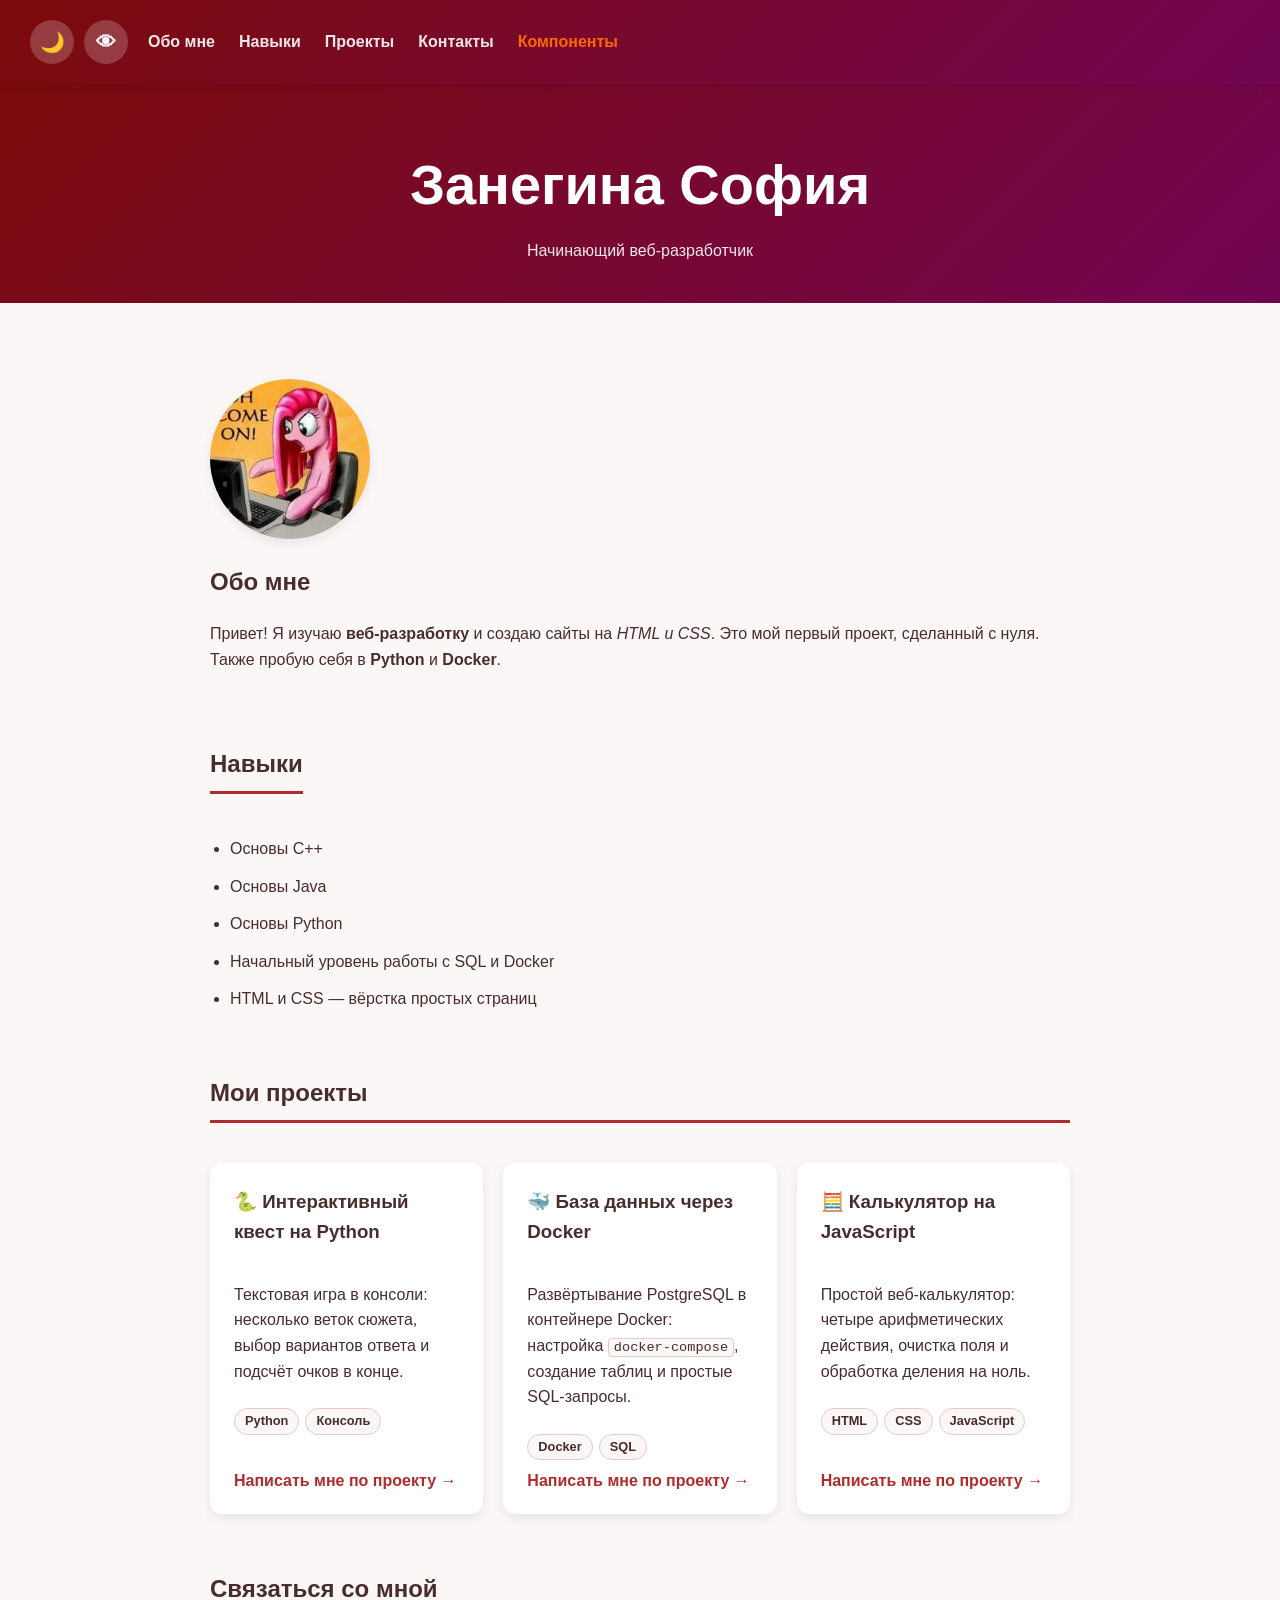
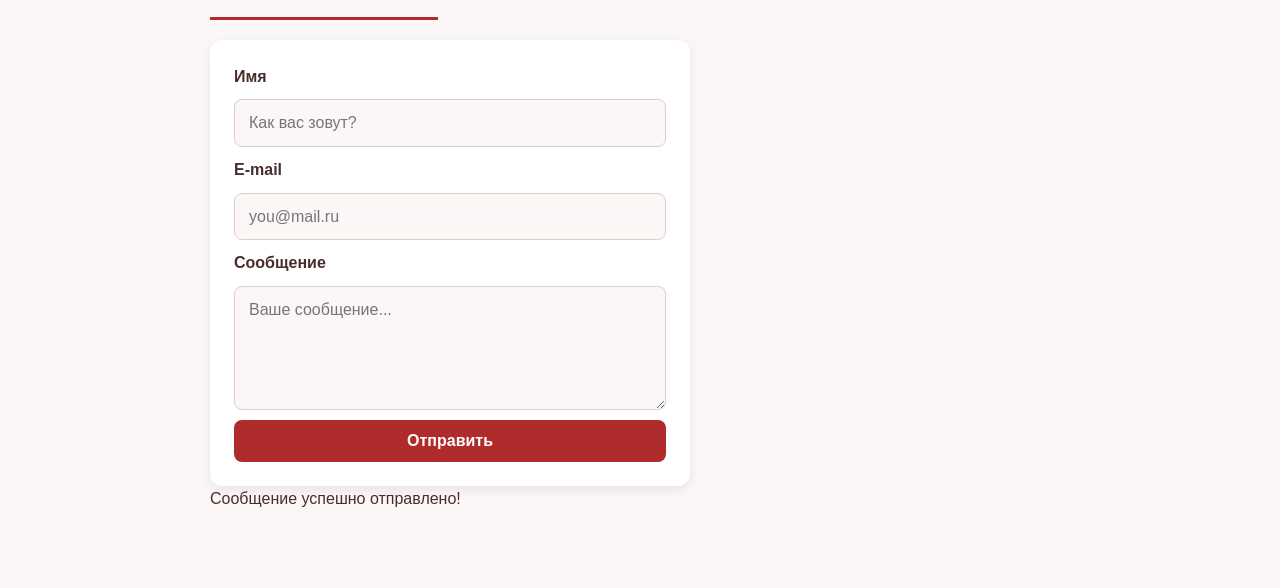
<file: index.html>
<!DOCTYPE html>
<html lang="ru">
<head>
  <meta charset="UTF-8">
  <meta name="viewport" content="width=device-width, initial-scale=1.0">
  <meta name="description" content="Портфолио начинающего веб-разработчика">
  <title>Занегина София — веб-разработчик</title>
  <link rel="stylesheet" href="css/style.css">
</head>
<body>

  <!-- Панель для слабовидящих -->
  <section id="a11y-panel" class="a11y-panel" aria-label="Настройки для слабовидящих" hidden>
    <h2>Версия для слабовидящих</h2>

    <div class="a11y-row">
      <span id="a11y-font-label">Размер шрифта:</span>
      <div role="group" aria-labelledby="a11y-font-label">
        <button type="button" data-a11y="font-down" aria-label="Уменьшить шрифт">A−</button>
        <button type="button" data-a11y="font-reset" aria-label="Сбросить размер шрифта">A</button>
        <button type="button" data-a11y="font-up" aria-label="Увеличить шрифт">A+</button>
      </div>
    </div>

    <div class="a11y-row">
      <button type="button" data-a11y="contrast" aria-pressed="false">◐ Чёрно-белый режим</button>
    </div>

    <div class="a11y-row">
      <button type="button" data-a11y="spacing" aria-pressed="false">↔ Увеличенные интервалы</button>
    </div>

    <div class="a11y-row">
      <button type="button" data-a11y="images" aria-pressed="false">🖼 Скрыть изображения</button>
    </div>

    <div class="a11y-row">
      <button type="button" data-a11y="sans" aria-pressed="false">🔤 Шрифт без засечек</button>
    </div>

    <div class="a11y-row">
      <button type="button" data-a11y="reset" aria-label="Сбросить все настройки">⟲ Сбросить настройки</button>
    </div>

    <button type="button" id="a11y-close" class="a11y-close" aria-label="Закрыть панель">✕</button>
  </section>

  <!-- Шапка сайта -->
  <header class="site-header">
    <button id="theme-toggle" title="Сменить тему" aria-label="Переключить темную тему">🌙</button>
    <button id="a11y-toggle" title="Версия для слабовидящих" aria-label="Включить версию для слабовидящих" aria-pressed="false">👁</button>
    
    <button class="menu-toggle" aria-expanded="false" aria-controls="site-nav" aria-label="Открыть меню">
      <span class="menu-toggle__icon"></span>
    </button>

    <nav id="site-nav" class="site-nav" aria-label="Основная навигация">
      <a href="#about">Обо мне</a>
      <a href="#skills">Навыки</a>
      <a href="#projects">Проекты</a>
      <a href="#contacts">Контакты</a>
      <a href="components.html" style="color: var(--color-accent, #ff6600);">Компоненты</a>
    </nav>
  </header>

  <div class="hero-content">
    <h1>Занегина София</h1>
    <p>Начинающий веб-разработчик</p>
  </div>

  <main>
    <!-- Обо мне -->
    <section id="about">
      <img src="avatar/888.jpg" alt="Фото Софии" width="160" height="160">
      <div>
        <h2>Обо мне</h2>
        <p>Привет! Я изучаю <strong>веб-разработку</strong> и создаю сайты на <em>HTML и CSS</em>. Это мой первый проект, сделанный с нуля. Также пробую себя в <strong>Python</strong> и <strong>Docker</strong>.</p>
      </div>
    </section>

    <!-- Навыки -->
    <section id="skills">
      <h2>Навыки</h2>
      <ul>
        <li>Основы C++</li>
        <li>Основы Java</li>
        <li>Основы Python</li>
        <li>Начальный уровень работы с SQL и Docker</li>
        <li>HTML и CSS — вёрстка простых страниц</li>
      </ul>
    </section>

    <!-- Проекты -->
    <section id="projects">
      <h2>Мои проекты</h2>

      <article>
        <h3>🐍 Интерактивный квест на Python</h3>
        <p>Текстовая игра в консоли: несколько веток сюжета, выбор вариантов ответа и подсчёт очков в конце.</p>
        <div class="tags">
          <span>Python</span>
          <span>Консоль</span>
        </div>
        <button class="btn" data-open-modal="#modal-contact">Написать мне по проекту →</button>
      </article>

      <article>
        <h3>🐳 База данных через Docker</h3>
        <p>Развёртывание PostgreSQL в контейнере Docker: настройка <code>docker-compose</code>, создание таблиц и простые SQL-запросы.</p>
        <div class="tags">
          <span>Docker</span>
          <span>SQL</span>
        </div>
        <button class="btn" data-open-modal="#modal-contact">Написать мне по проекту →</button>
      </article>

      <article>
        <h3>🧮 Калькулятор на JavaScript</h3>
        <p>Простой веб-калькулятор: четыре арифметических действия, очистка поля и обработка деления на ноль.</p>
        <div class="tags">
          <span>HTML</span>
          <span>CSS</span>
          <span>JavaScript</span>
        </div>
        <button class="btn" data-open-modal="#modal-contact">Написать мне по проекту →</button>
      </article>
    </section>

    <!-- Контакты -->
    <section id="contacts">
      <h2>Связаться со мной</h2>
      <div class="contacts-wrap">
        <form id="contact-form" action="#" method="POST">
          <label for="name">Имя</label>
          <input type="text" id="name" name="name" placeholder="Как вас зовут?" required>

          <label for="email">E-mail</label>
          <input type="email" id="email" name="email" placeholder="you@mail.ru" required>

          <label for="msg">Сообщение</label>
          <textarea id="msg" name="message" rows="4" placeholder="Ваше сообщение..." required></textarea>

          <button type="submit" class="btn">Отправить</button>
        </form>
        <div id="form-status">Сообщение успешно отправлено!</div>
      </div>
    </section>
  </main>

  <!-- Модальное окно «Написать мне» -->
  <div class="modal-overlay" id="modal-contact" role="dialog" aria-modal="true" aria-labelledby="modal-title-index" hidden>
    <div class="modal">
      <h2 id="modal-title-index">Написать мне</h2>
      <form class="modal__form modal-ajax-form">
        <label for="m-name">Ваше имя</label>
        <input type="text" id="m-name" name="name" required>

        <label for="m-email">Ваш E-mail</label>
        <input type="email" id="m-email" name="email" required>

        <label for="m-msg">Сообщение</label>
        <textarea id="m-msg" name="message" rows="3" required></textarea>

        <button type="submit" class="btn">Отправить</button>
      </form>
      <button class="modal__close" data-close-modal aria-label="Закрыть окно">✕</button>
    </div>
  </div>

  <script src="js/main.js"></script>
</body>
</html>
</file>
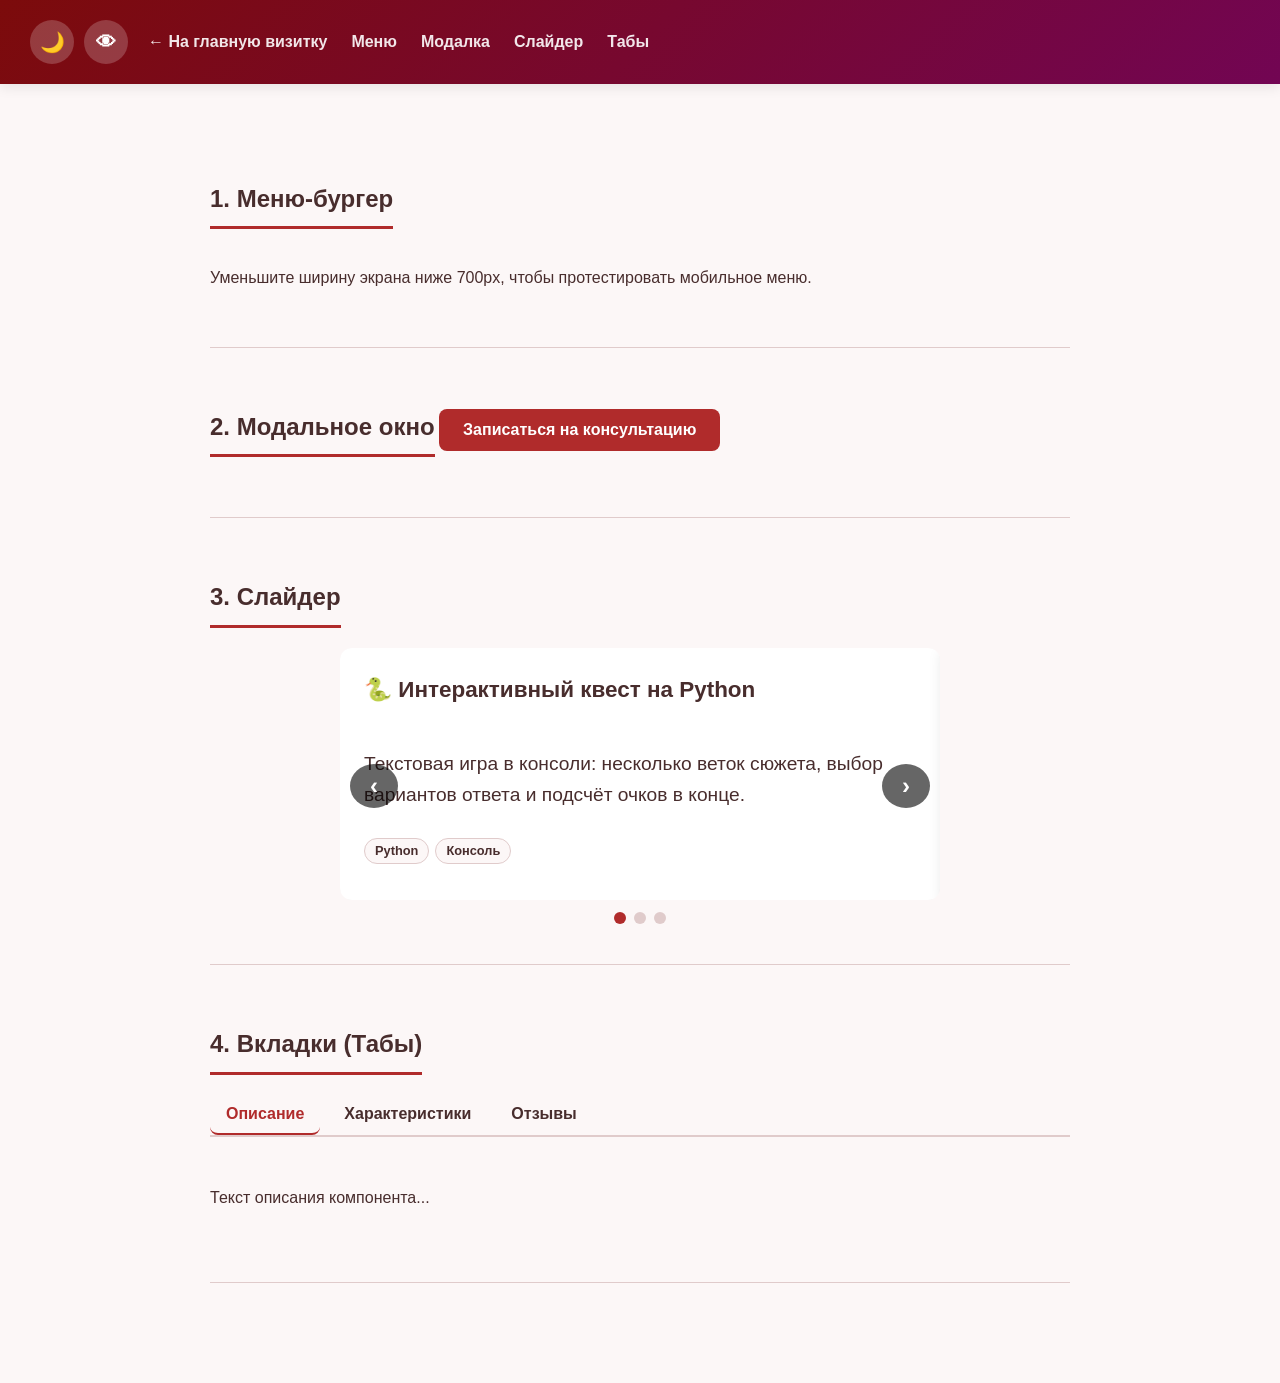
<file: components.html>
<!DOCTYPE html>
<html lang="ru">
<head>
  <meta charset="UTF-8">
  <meta name="viewport" content="width=device-width, initial-scale=1.0">
  <meta name="description" content="Компоненты интерфейса">
  <title>Компоненты интерфейса</title>
  <link rel="stylesheet" href="css/style.css">
  <style>
    main { padding: 40px 20px; max-width: 900px; margin: 0 auto; }
    section.component-block { margin-bottom: 60px; padding-bottom: 40px; border-bottom: 1px solid var(--color-border, #ccc); }
    h2.component-title { margin-bottom: 20px; font-size: 1.5rem; }
    .tabs { display: flex; flex-direction: column; gap: 16px; }
    .tabs__list { display: flex; gap: 8px; border-bottom: 2px solid var(--color-border, #ddd); }
    .tabs__tab { padding: 10px 16px; background: none; border: none; border-bottom: 2px solid transparent; cursor: pointer; font-weight: 600; color: var(--color-text, #333); }
    .tabs__tab.is-active { border-bottom-color: var(--color-main, #0066cc); color: var(--color-main, #0066cc); }
    .tabs__panel { padding: 16px 0; }
  </style>
</head>
<body>

  <header class="site-header">
    <button id="theme-toggle" title="Сменить тему" aria-label="Переключить темную тему">🌙</button>
    <button id="a11y-toggle" title="Версия для слабовидящих" aria-label="Включить версию для слабовидящих" aria-pressed="false">👁</button>
    
    <button class="menu-toggle" aria-expanded="false" aria-controls="site-nav" aria-label="Открыть меню">
      <span class="menu-toggle__icon"></span>
    </button>

    <nav id="site-nav" class="site-nav" aria-label="Основная навигация">
      <a href="index.html">← На главную визитку</a>
      <a href="#burger-section">Меню</a>
      <a href="#modal-section">Модалка</a>
      <a href="#slider-section">Слайдер</a>
      <a href="#tabs-section">Табы</a>
    </nav>
  </header>

  <main>
    <section id="burger-section" class="component-block">
      <h2 class="component-title">1. Меню-бургер</h2>
      <p>Уменьшите ширину экрана ниже 700px, чтобы протестировать мобильное меню.</p>
    </section>

    <section id="modal-section" class="component-block">
      <h2 class="component-title">2. Модальное окно</h2>
      <button class="btn" data-open-modal="#modal-contact">Записаться на консультацию</button>
    </section>

    <section id="slider-section" class="component-block">
      <h2 class="component-title">3. Слайдер</h2>
      <div class="slider" aria-label="Галерея проектов">
        <button class="slider__btn slider__btn--prev" aria-label="Предыдущий слайд">‹</button>
        <div class="slider__viewport">
          <div class="slider__track">
            
            <!-- Слайд 1 (Оформлен как проект) -->
            <div class="slider__slide">
              <article style="width: 100%; height: 100%; border: none; box-shadow: none; background: transparent;">
                <h3>🐍 Интерактивный квест на Python</h3>
                <p>Текстовая игра в консоли: несколько веток сюжета, выбор вариантов ответа и подсчёт очков в конце.</p>
                <div class="tags">
                  <span>Python</span>
                  <span>Консоль</span>
                </div>
              </article>
            </div>

            <!-- Слайд 2 (Оформлен как проект) -->
            <div class="slider__slide">
              <article style="width: 100%; height: 100%; border: none; box-shadow: none; background: transparent;">
                <h3>🐳 База данных через Docker</h3>
                <p>Развёртывание PostgreSQL в контейнере Docker: настройка <code>docker-compose</code>, создание таблиц и простые SQL-запросы.</p>
                <div class="tags">
                  <span>Docker</span>
                  <span>SQL</span>
                </div>
              </article>
            </div>

            <!-- Слайд 3 (Оформлен как проект) -->
            <div class="slider__slide">
              <article style="width: 100%; height: 100%; border: none; box-shadow: none; background: transparent;">
                <h3>🧮 Калькулятор на JavaScript</h3>
                <p>Простой веб-калькулятор: четыре арифметических действия, очистка поля и обработка деления на ноль.</p>
                <div class="tags">
                  <span>HTML</span>
                  <span>CSS</span>
                  <span>JavaScript</span>
                </div>
              </article>
            </div>

          </div>
        </div>
        <button class="slider__btn slider__btn--next" aria-label="Следующий слайд">›</button>
        <div class="slider__dots"></div>
      </div>
    </section>

    <section id="tabs-section" class="component-block">
      <h2 class="component-title">4. Вкладки (Табы)</h2>
      <div class="tabs">
        <div class="tabs__list" role="tablist" aria-label="Информация">
          <button class="tabs__tab is-active" role="tab" aria-selected="true" aria-controls="tab-1" id="tab-btn-1" data-tab="#tab-1">Описание</button>
          <button class="tabs__tab" role="tab" aria-selected="false" aria-controls="tab-2" id="tab-btn-2" data-tab="#tab-2" tabindex="-1">Характеристики</button>
          <button class="tabs__tab" role="tab" aria-selected="false" aria-controls="tab-3" id="tab-btn-3" data-tab="#tab-3" tabindex="-1">Отзывы</button>
        </div>
        <div class="tabs__panel" id="tab-1" role="tabpanel" aria-labelledby="tab-btn-1">
          <p>Текст описания компонента...</p>
        </div>
        <div class="tabs__panel" id="tab-2" role="tabpanel" aria-labelledby="tab-btn-2" hidden>
          <p>Список характеристик...</p>
        </div>
        <div class="tabs__panel" id="tab-3" role="tabpanel" aria-labelledby="tab-btn-3" hidden>
          <p>Отзывы пользователей...</p>
        </div>
      </div>
    </section>
  </main>

  <div class="modal-overlay" id="modal-contact" role="dialog" aria-modal="true" aria-labelledby="modal-title" hidden>
    <div class="modal">
      <h2 id="modal-title">Форма связи</h2>
      <form class="modal__form modal-ajax-form">
        <label for="m-name">Имя</label>
        <input type="text" id="m-name" required>
        <label for="m-phone">Телефон</label>
        <input type="tel" id="m-phone" required>
        <button type="submit" class="btn">Отправить</button>
      </form>
      <button class="modal__close" data-close-modal aria-label="Закрыть окно">✕</button>
    </div>
  </div>

  <script src="js/main.js"></script>
</body>
</html>
</file>
<file: css/style.css>
:root {  
 --color-main: #b02b2b;  
 --color-main-dark: #822c2c;  
 --color-accent: #ff6600;  
 --color-dark: #432727;  
 --color-text: #482d2d;  
 --color-bg: #fcf7f7;  
 --color-card: #ffffff;  
 --color-border: #e0cbcb;  
 --radius: 12px;  
 --shadow: 0 4px 12px rgba(0, 0, 0, 0.08);  
}  

html.dark {  
 --color-text: #f0e2e3;  
 --color-bg: #2c1a1a;  
 --color-card: #482d2d;  
 --color-border: #684a4a;  
 --color-dark: #170f0f;  
 --shadow: 0 4px 12px rgba(0, 0, 0, 0.4);  
}  

*, *::before, *::after { box-sizing: border-box; }  
html { scroll-behavior: smooth; }  

body {  
 margin: 0;  
 font-family: 'Segoe UI', Arial, sans-serif;  
 font-size: 16px;  
 line-height: 1.6;  
 color: var(--color-text);  
 background: var(--color-bg);  
}  

img { max-width: 100%; height: auto; display: block; }  

/* Шапка сайта */
header.site-header {  
 position: relative;  
 background: linear-gradient(135deg, #7c0b0b, #720553);  
 color: #fff;  
 padding: 20px;  
 display: flex;  
 justify-content: flex-end;
 align-items: center;
 min-height: 80px;
 box-shadow: var(--shadow);
}  

.hero-content {
 background: linear-gradient(135deg, #7c0b0b, #720553);
 color: #fff;
 padding: 40px 20px;
 text-align: center;
}

.hero-content h1 {  
 font-size: clamp(2rem, 5vw, 3.5rem);  
 margin: 16px 0 8px;  
}  

.hero-content p { margin: 0; opacity: 0.9; }  

.site-nav {  
 display: flex;  
 gap: 24px;  
 align-items: center;
 margin-right: auto;
 padding-left: 20px;
}  

.site-nav a {  
 color: rgba(255, 255, 255, 0.9);  
 text-decoration: none;  
 font-weight: 600;  
 transition: color 0.2s;  
}  

.site-nav a:hover { color: var(--color-accent); }  

.menu-toggle { display: none; }

@media (max-width: 700px) {
  header.site-header {
    justify-content: space-between;
  }

  .menu-toggle {
    display: block;
    background: none;
    border: none;
    cursor: pointer;
    padding: 8px;
    z-index: 10;
  }

  .menu-toggle__icon,
  .menu-toggle__icon::before,
  .menu-toggle__icon::after {
    content: "";
    display: block;
    width: 24px;
    height: 2px;
    background: #fff;
    margin: 5px 0;
    transition: transform 0.3s, opacity 0.3s;
  }

  .site-nav {
    position: fixed;
    top: 0;
    right: -100%;
    width: 70%;
    height: 100vh;
    background: var(--color-card);
    flex-direction: column;
    justify-content: center;
    padding: 40px 24px;
    box-shadow: var(--shadow);
    transition: right 0.3s ease;
    z-index: 9;
    margin-right: 0;
  }

  .site-nav a {
    color: var(--color-text);
  }

  .site-nav.is-open { right: 0; }

  .menu-toggle[aria-expanded="true"] .menu-toggle__icon { background: transparent; }
  .menu-toggle[aria-expanded="true"] .menu-toggle__icon::before { transform: translateY(7px) rotate(45deg); }
  .menu-toggle[aria-expanded="true"] .menu-toggle__icon::after { transform: translateY(-7px) rotate(-45deg); }
}

/* Кнопки переключения темы и доступности в шапке */
#theme-toggle {  
 width: 44px;  
 height: 44px;  
 padding: 0;  
 display: flex;  
 align-items: center;  
 justify-content: center;  
 line-height: 1;  
 background: rgba(255, 255, 255, 0.2);  
 border: none;  
 border-radius: 50%;  
 font-size: 20px;  
 cursor: pointer;  
 transition: background 0.2s;  
 margin-left: 10px;
}  
#theme-toggle:hover { background: rgba(255, 255, 255, 0.35); }  

#a11y-toggle {  
 width: 44px;  
 height: 44px;  
 padding: 0;  
 display: flex;  
 align-items: center;  
 justify-content: center;  
 line-height: 1;  
 background: rgba(255, 255, 255, 0.2);  
 border: none;  
 border-radius: 50%;  
 font-size: 20px;  
 cursor: pointer;  
 transition: background 0.2s;  
 margin-left: 10px;
}  
#a11y-toggle:hover { background: rgba(255, 255, 255, 0.35); }  

main {  
 max-width: 900px;  
 margin: 0 auto;  
 padding: 20px;  
}  

section { margin: 56px 0; }  

section h2 {  
 color: var(--color-text);  
 border-bottom: 3px solid var(--color-main);  
 padding-bottom: 8px;  
 display: inline-block;  
 margin-top: 0;  
}  

#about {  
 display: flex;  
 flex-wrap: wrap;  
 align-items: center;  
 gap: 24px;  
}  

#about img {  
 border-radius: 50%;  
 width: 160px;  
 height: 160px;  
 object-fit: cover;  
 box-shadow: var(--shadow);  
}  

#about h2 { display: block; border: none; padding: 0; }  

#skills ul { padding-left: 20px; }  
#skills li { padding: 6px 0; }  

#projects {  
 display: grid;  
 grid-template-columns: repeat(auto-fit, minmax(260px, 1fr));  
 gap: 20px;  
}  

#projects h2 { grid-column: 1 / -1; }  

article {  
 display: flex;  
 flex-direction: column;  
 background: var(--color-card);  
 border-radius: var(--radius);  
 box-shadow: var(--shadow);  
 padding: 24px;  
 transition: transform 0.2s, box-shadow 0.2s;  
}  

article:hover {  
 transform: translateY(-4px);  
 box-shadow: 0 8px 20px rgba(0, 0, 0, 0.12);  
}  

article h3 { margin-top: 0; }  

article a, article button.btn {  
 margin-top: auto;  
 color: var(--color-main);  
 font-weight: 600;  
 text-decoration: none;  
 background: none;
 border: none;
 padding: 0;
 text-align: left;
 cursor: pointer;
 font-size: 1rem;
}  

article a:hover, article button.btn:hover { text-decoration: underline; }  

.tags {  
 display: flex;  
 flex-wrap: wrap;  
 gap: 6px;  
 margin: 8px 0 12px;  
}  

.tags span {  
 background: var(--color-bg);  
 color: var(--color-text);  
 border: 1px solid var(--color-border);  
 border-radius: 999px;  
 padding: 2px 10px;  
 font-size: 0.8rem;  
 font-weight: 600;  
}  

article code {  
 background: var(--color-bg);  
 border: 1px solid var(--color-border);  
 border-radius: 4px;  
 padding: 1px 5px;  
 font-size: 0.85em;  
}  

form {  
 display: flex;  
 flex-direction: column;  
 gap: 10px;  
 background: var(--color-card);  
 padding: 24px;  
 border-radius: var(--radius);  
 box-shadow: var(--shadow);  
 max-width: 480px;  
}  

label { font-weight: 600; }  

input, textarea {  
 padding: 10px 14px;  
 border: 1px solid var(--color-border);  
 border-radius: 8px;  
 font: inherit;  
 background: var(--color-bg);  
 color: var(--color-text);  
}  

input:focus, textarea:focus {  
 outline: none;  
 border-color: var(--color-main);  
 box-shadow: 0 0 0 3px rgba(176, 43, 43, 0.25);  
}  

button {  
 background: var(--color-main);  
 color: #fff;  
 border: none;  
 padding: 12px 24px;  
 border-radius: 8px;  
 font-size: 1rem;  
 font-weight: 600;  
 cursor: pointer;  
 transition: background 0.2s;  
}  

button:hover { background: var(--color-main-dark); }  

/* Модальное окно */
.modal-overlay {
 position: fixed;
 inset: 0;
 background: rgba(0, 0, 0, 0.6);
 display: flex;
 justify-content: center;
 align-items: center;
 padding: 20px;
 z-index: 1000;
}

.modal-overlay[hidden] { display: none; }

.modal {
 position: relative;
 background: var(--color-card);
 border-radius: var(--radius);
 padding: 32px;
 max-width: 440px;
 width: 100%;
 box-shadow: 0 10px 40px rgba(0,0,0,0.3);
 animation: modal-in 0.25s ease;
}

@keyframes modal-in {
 from { opacity: 0; transform: translateY(16px) scale(0.97); }
 to   { opacity: 1; transform: none; }
}

.modal__close {
 position: absolute;
 top: 12px;
 right: 12px;
 background: none;
 border: none;
 font-size: 20px;
 cursor: pointer;
 color: var(--color-text);
 padding: 8px;
}

.modal__form {
 display: flex;
 flex-direction: column;
 gap: 10px;
 margin-top: 16px;
 width: 100%;
 max-width: none;
 box-shadow: none;
 padding: 0;
 background: transparent;
}

/* Слайдер */
.slider {
 position: relative;
 max-width: 600px;
 margin: 0 auto;
}

.slider__viewport {
 overflow: hidden;
 border-radius: var(--radius);
}

.slider__track {
 display: flex;
 transition: transform 0.4s ease;
}

.slider__slide {
 flex: 0 0 100%;
 min-height: 200px;
 display: flex;
 align-items: center;
 justify-content: center;
 background: var(--color-card);
 font-size: 1.2rem;
 box-shadow: var(--shadow);
}

.slider__btn {
 position: absolute;
 top: 50%;
 transform: translateY(-50%);
 z-index: 2;
 width: 44px;
 height: 44px;
 border-radius: 50%;
 border: none;
 background: rgba(0,0,0,0.6);
 color: #fff;
 font-size: 24px;
 cursor: pointer;
 display: flex;
 align-items: center;
 justify-content: center;
}
.slider__btn--prev { left: 10px; }
.slider__btn--next { right: 10px; }
.slider__btn:disabled { opacity: 0.3; cursor: default; }

.slider__dots {
 display: flex;
 justify-content: center;
 gap: 8px;
 margin-top: 12px;
}
.slider__dot {
 width: 12px;
 height: 12px;
 border-radius: 50%;
 border: none;
 background: var(--color-border);
 cursor: pointer;
 padding: 0;
}
.slider__dot.is-active { background: var(--color-main); }

footer {  
 background: var(--color-dark);  
 color: #a0aec0;  
 text-align: center;  
 padding: 24px;  
 margin-top: 60px;  
}  

/* Панель для слабовидящих */
.a11y-panel {  
 position: fixed;  
 top: 0;  
 left: 0;  
 right: 0;  
 z-index: 9999;  
 background: #111;  
 color: #fff;  
 padding: 20px 24px 28px;  
 box-shadow: 0 6px 24px rgba(0, 0, 0, 0.4);  
 font-size: 16px;  
}  
.a11y-panel[hidden] { display: none; }  
.a11y-panel h2 {  
 margin: 0 0 16px;  
 font-size: 1.2rem;  
 border-bottom: 2px solid #fff;  
 padding-bottom: 8px;  
 display: inline-block;  
}  
.a11y-row {  
 display: flex;  
 flex-wrap: wrap;  
 align-items: center;  
 gap: 10px;  
 margin: 10px 0;  
}  
.a11y-row button {  
 background: #222;  
 color: #fff;  
 border: 2px solid #fff;  
 border-radius: 8px;  
 padding: 8px 14px;  
 font-size: 1rem;  
 font-weight: 600;  
 cursor: pointer;  
}  
.a11y-row button:hover,  
.a11y-row button:focus-visible {  
 background: #fff;  
 color: #000;  
 outline: 3px solid #ffd400;  
 outline-offset: 2px;  
}  
.a11y-row button[aria-pressed="true"] {  
 background: #ffd400;  
 color: #000;  
 border-color: #ffd400;  
}  
.a11y-close {  
 position: absolute;  
 top: 12px;  
 right: 16px;  
 background: transparent;  
 border: 2px solid #fff;  
 color: #fff;  
 border-radius: 50%;  
 width: 36px;  
 height: 36px;  
 font-size: 18px;  
 cursor: pointer;  
 line-height: 1;  
 display: flex;
 align-items: center;
 justify-content: center;
}  
.a11y-close:hover { background: #fff; color: #000; }  

html.a11y-contrast {  
 filter: grayscale(100%) contrast(150%);  
}  
html.a11y-contrast body {  
 background: #000 !important;  
 color: #fff !important;  
}  
html.a11y-contrast a,  
html.a11y-contrast a:visited { color: #ffd400 !important; }  
html.a11y-contrast header {  
 background: #000 !important;  
 border-bottom: 2px solid #fff;  
}  

:focus-visible {  
 outline: 3px solid #ffd400;  
 outline-offset: 2px;  
}
</file>
